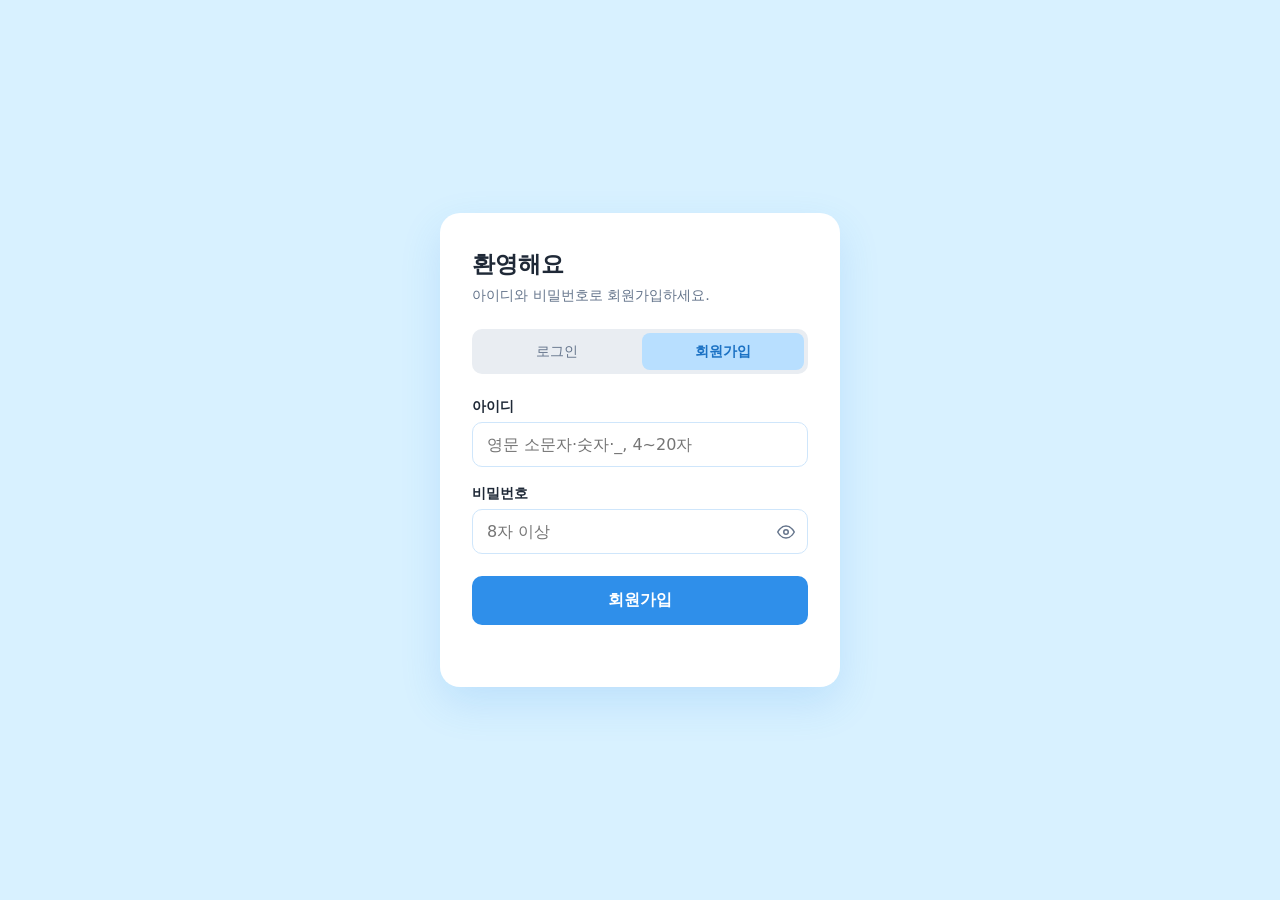
<file: frontend/signup.html>
<!doctype html>
<html lang="ko">
<head>
  <meta charset="utf-8">
  <meta name="viewport" content="width=device-width, initial-scale=1">
  <title>Task Flow - 회원가입</title>
  <link rel="stylesheet" href="styles.css">
</head>
<body>
  <div class="auth-page">
    <div class="auth-card">
      <h1 class="auth-title">환영해요</h1>
      <p class="auth-subtitle">아이디와 비밀번호로 회원가입하세요.</p>

      <div class="auth-tabs">
        <a class="auth-tab" href="index.html">로그인</a>
        <span class="auth-tab active">회원가입</span>
      </div>

      <form id="signup-form" class="auth-form" novalidate>
        <div class="form-field">
          <label for="signup-username">아이디</label>
          <input id="signup-username" name="username" type="text" placeholder="영문 소문자·숫자·_, 4~20자" autocomplete="username">
        </div>
        <div class="form-field">
          <label for="signup-password">비밀번호</label>
          <div class="password-field">
            <input id="signup-password" name="password" type="password" placeholder="8자 이상" autocomplete="new-password">
            <button type="button" id="signup-password-toggle" class="password-toggle"></button>
          </div>
        </div>
        <button id="signup-button" type="submit" class="auth-submit">회원가입</button>
      </form>
      <p id="signup-error" class="form-error" role="alert"></p>
    </div>
  </div>

  <script src="api.js"></script>
  <script src="signup.js"></script>
</body>
</html>
</file>
<file: frontend/styles.css>
:root {
  --color-bg: #eaf5ff;
  --color-surface: #ffffff;
  --color-surface-muted: #e9edf2;
  --color-sky: #d8f1ff;
  --color-sky-strong: #b8dfff;
  --color-border: #cfe6fb;
  --color-text: #1f2937;
  --color-muted: #64748b;
  --color-primary: #2f8fea;
  --color-primary-hover: #1c72c4;
  --color-primary-contrast: #ffffff;
  --color-focus: #2f8fea;
  --color-danger: #c0392b;
  --color-danger-bg: #fde2df;
}

* {
  box-sizing: border-box;
}

/* hidden 속성은 display:flex 등을 지정한 클래스보다 항상 우선한다. */
[hidden] {
  display: none !important;
}

body {
  margin: 0;
  font-family: system-ui, -apple-system, "Segoe UI", "Malgun Gothic", sans-serif;
  background: var(--color-bg);
  color: var(--color-text);
}

.container {
  max-width: 760px;
  margin: 40px auto;
  padding: 0 16px;
}

h1 {
  margin: 0;
}

.page-header {
  display: flex;
  flex-wrap: wrap;
  align-items: center;
  justify-content: space-between;
  gap: 8px;
  margin-bottom: 24px;
}

.account-bar {
  display: flex;
  align-items: center;
  gap: 8px;
}

h2 {
  font-size: 1.1rem;
  margin-top: 0;
}

.count {
  color: var(--color-muted);
  font-weight: normal;
}

/* 로그인·회원가입: 다이어리 표지 느낌의 전체 화면 */
.auth-page {
  min-height: 100vh;
  display: flex;
  align-items: center;
  justify-content: center;
  padding: 24px 16px;
  background: var(--color-sky);
}

.auth-card {
  width: 100%;
  max-width: 400px;
  background: var(--color-surface);
  border-radius: 20px;
  box-shadow: 0 16px 40px rgba(47, 143, 234, 0.16);
  padding: 36px 32px;
}

.auth-title {
  margin: 0 0 6px;
  font-size: 1.45rem;
  font-family: Georgia, "Noto Serif KR", serif;
}

.auth-subtitle {
  margin: 0 0 24px;
  color: var(--color-muted);
  font-size: 0.9rem;
}

.auth-tabs {
  display: flex;
  gap: 4px;
  background: var(--color-surface-muted);
  border-radius: 10px;
  padding: 4px;
  margin-bottom: 24px;
}

.auth-tab {
  flex: 1;
  text-align: center;
  padding: 9px 0;
  border-radius: 8px;
  font-size: 0.9rem;
  color: var(--color-muted);
  text-decoration: none;
  font-family: inherit;
  border: none;
  background: transparent;
  cursor: pointer;
}

.auth-tab.active {
  background: var(--color-sky-strong);
  color: var(--color-primary-hover);
  font-weight: 600;
}

.auth-form {
  display: flex;
  flex-direction: column;
}

.form-field {
  display: flex;
  flex-direction: column;
  gap: 6px;
  margin-bottom: 18px;
}

.form-field label {
  font-size: 0.85rem;
  font-weight: 600;
  color: var(--color-text);
}

.auth-form input {
  width: 100%;
  padding: 12px 14px;
  font-size: 1rem;
  font-family: inherit;
  border: 1px solid var(--color-border);
  border-radius: 10px;
  background: var(--color-surface);
  color: var(--color-text);
}

.auth-form input:focus {
  outline: none;
  border-color: var(--color-focus);
  box-shadow: 0 0 0 3px rgba(59, 130, 196, 0.2);
}

.password-field {
  position: relative;
}

.password-field input {
  padding-right: 44px;
}

.password-toggle {
  position: absolute;
  top: 50%;
  right: 6px;
  transform: translateY(-50%);
  display: flex;
  align-items: center;
  justify-content: center;
  width: 32px;
  height: 32px;
  padding: 0;
  border: none;
  background: transparent;
  color: var(--color-muted);
  cursor: pointer;
  border-radius: 6px;
}

.password-toggle:hover {
  background: var(--color-surface-muted);
}

.auth-submit {
  width: 100%;
  padding: 14px;
  margin-top: 4px;
  font-size: 1rem;
  font-weight: 600;
  border: none;
  border-radius: 10px;
  background: var(--color-primary);
  color: var(--color-primary-contrast);
  cursor: pointer;
}

.auth-submit:hover {
  background: var(--color-primary-hover);
}

.auth-submit:disabled {
  background: var(--color-surface-muted);
  color: var(--color-muted);
  cursor: not-allowed;
}

/* 할 일 화면: 다이어리가 펼쳐진 레이아웃 */
.diary-spread {
  display: flex;
  align-items: stretch;
  background: var(--color-surface);
  border-radius: 18px;
  box-shadow: 0 20px 50px rgba(31, 41, 55, 0.14);
  overflow: hidden;
}

.diary-index {
  display: flex;
  flex-direction: column;
  gap: 4px;
  width: 136px;
  flex-shrink: 0;
  background: var(--color-primary);
  padding: 28px 12px;
}

.index-tab {
  padding: 12px 14px;
  border: none;
  border-radius: 10px;
  background: transparent;
  color: rgba(255, 255, 255, 0.65);
  font-weight: 600;
  letter-spacing: 0.04em;
  text-align: left;
  cursor: pointer;
  font-family: inherit;
  font-size: 0.9rem;
}

.index-tab:hover {
  background: rgba(255, 255, 255, 0.08);
}

.index-tab.active {
  background: var(--color-surface);
  color: var(--color-primary-hover);
}

.diary-page {
  flex: 1;
  min-width: 0;
  padding: 28px 28px 32px;
}

.task-form {
  display: flex;
  flex-direction: column;
  gap: 8px;
}

.form-row {
  display: flex;
  flex-wrap: wrap;
  align-items: center;
  gap: 8px;
}

.task-form input,
.task-form select,
.task-form textarea,
.filter-bar input,
.filter-bar select {
  padding: 8px 10px;
  font-size: 1rem;
  font-family: inherit;
  border: 1px solid var(--color-border);
  border-radius: 6px;
  background: var(--color-surface);
  color: var(--color-text);
}

.task-form #task-title {
  flex: 1;
  min-width: 0;
  padding: 10px 12px;
}

.task-form textarea,
.task-edit textarea {
  width: 100%;
  resize: vertical;
}

.task-form button {
  padding: 10px 18px;
  font-size: 1rem;
  border: none;
  border-radius: 6px;
  background: var(--color-primary);
  color: var(--color-primary-contrast);
  cursor: pointer;
}

.task-form button:hover {
  background: var(--color-primary-hover);
}

.task-form input:disabled,
.task-form select:disabled,
.task-form textarea:disabled,
.task-form button:disabled {
  background: var(--color-surface-muted);
  color: var(--color-muted);
  cursor: not-allowed;
}

.form-error {
  min-height: 1.2em;
  margin: 8px 0 0;
  color: var(--color-danger);
  font-size: 0.9rem;
}

.empty-message {
  color: var(--color-muted);
}

.task-list {
  list-style: none;
  margin: 0;
  padding: 0;
}

.task-list li {
  padding: 12px 14px;
  margin-bottom: 8px;
  background: var(--color-surface);
  border: 1px solid var(--color-border);
  border-radius: 6px;
  overflow-wrap: anywhere;
}

.filter-bar {
  display: flex;
  flex-wrap: wrap;
  gap: 8px;
  margin-bottom: 12px;
}

.filter-bar input {
  flex: 1;
  min-width: 160px;
}

.task-main {
  display: flex;
  align-items: flex-start;
  gap: 8px;
}

.task-edit {
  display: flex;
  flex-direction: column;
  gap: 8px;
}

.task-info {
  flex: 1;
  min-width: 0;
}

.task-title {
  font-weight: 600;
}

.task-meta {
  display: flex;
  flex-wrap: wrap;
  gap: 6px;
  margin-top: 6px;
}

.badge {
  padding: 2px 8px;
  font-size: 0.8rem;
  border-radius: 999px;
  background: var(--color-surface-muted);
  color: var(--color-muted);
}

.badge.priority-high {
  background: var(--color-danger-bg);
  color: #a3301f;
}

.badge.priority-low {
  background: var(--color-sky);
  color: #2d5d82;
}

.badge.overdue-badge {
  background: var(--color-danger);
  color: #fff;
  font-weight: 600;
}

.task-list li.overdue {
  border-left: 4px solid var(--color-danger);
}

.task-description {
  margin: 8px 0 0;
  color: var(--color-muted);
  font-size: 0.9rem;
  white-space: pre-wrap;
}

.task-actions {
  display: flex;
  flex-shrink: 0;
  gap: 6px;
}

.task-edit input,
.task-edit textarea,
.task-edit select {
  font-family: inherit;
  padding: 6px 8px;
  font-size: 1rem;
  border: 1px solid var(--color-border);
  border-radius: 4px;
}

.task-list button,
.task-list select,
.btn {
  padding: 4px 10px;
  font-size: 0.9rem;
  border: 1px solid var(--color-border);
  border-radius: 4px;
  background: var(--color-surface);
  color: var(--color-text);
  cursor: pointer;
}

.task-list button:hover,
.btn:hover {
  background: var(--color-surface-muted);
}

.task-list li.done .task-title {
  color: var(--color-muted);
  text-decoration: line-through;
}

@media (max-width: 560px) {
  .diary-spread {
    flex-direction: column;
  }

  .diary-index {
    flex-direction: row;
    width: 100%;
    padding: 10px;
  }

  .index-tab {
    flex: 1;
    text-align: center;
  }

  .diary-page {
    padding: 20px 18px 24px;
  }
}

@media (max-width: 480px) {
  .task-main {
    flex-direction: column;
    align-items: stretch;
  }

  .auth-card {
    padding: 28px 22px;
  }
}

.sr-only {
  position: absolute;
  width: 1px;
  height: 1px;
  overflow: hidden;
  clip: rect(0 0 0 0);
  white-space: nowrap;
}
</file>
